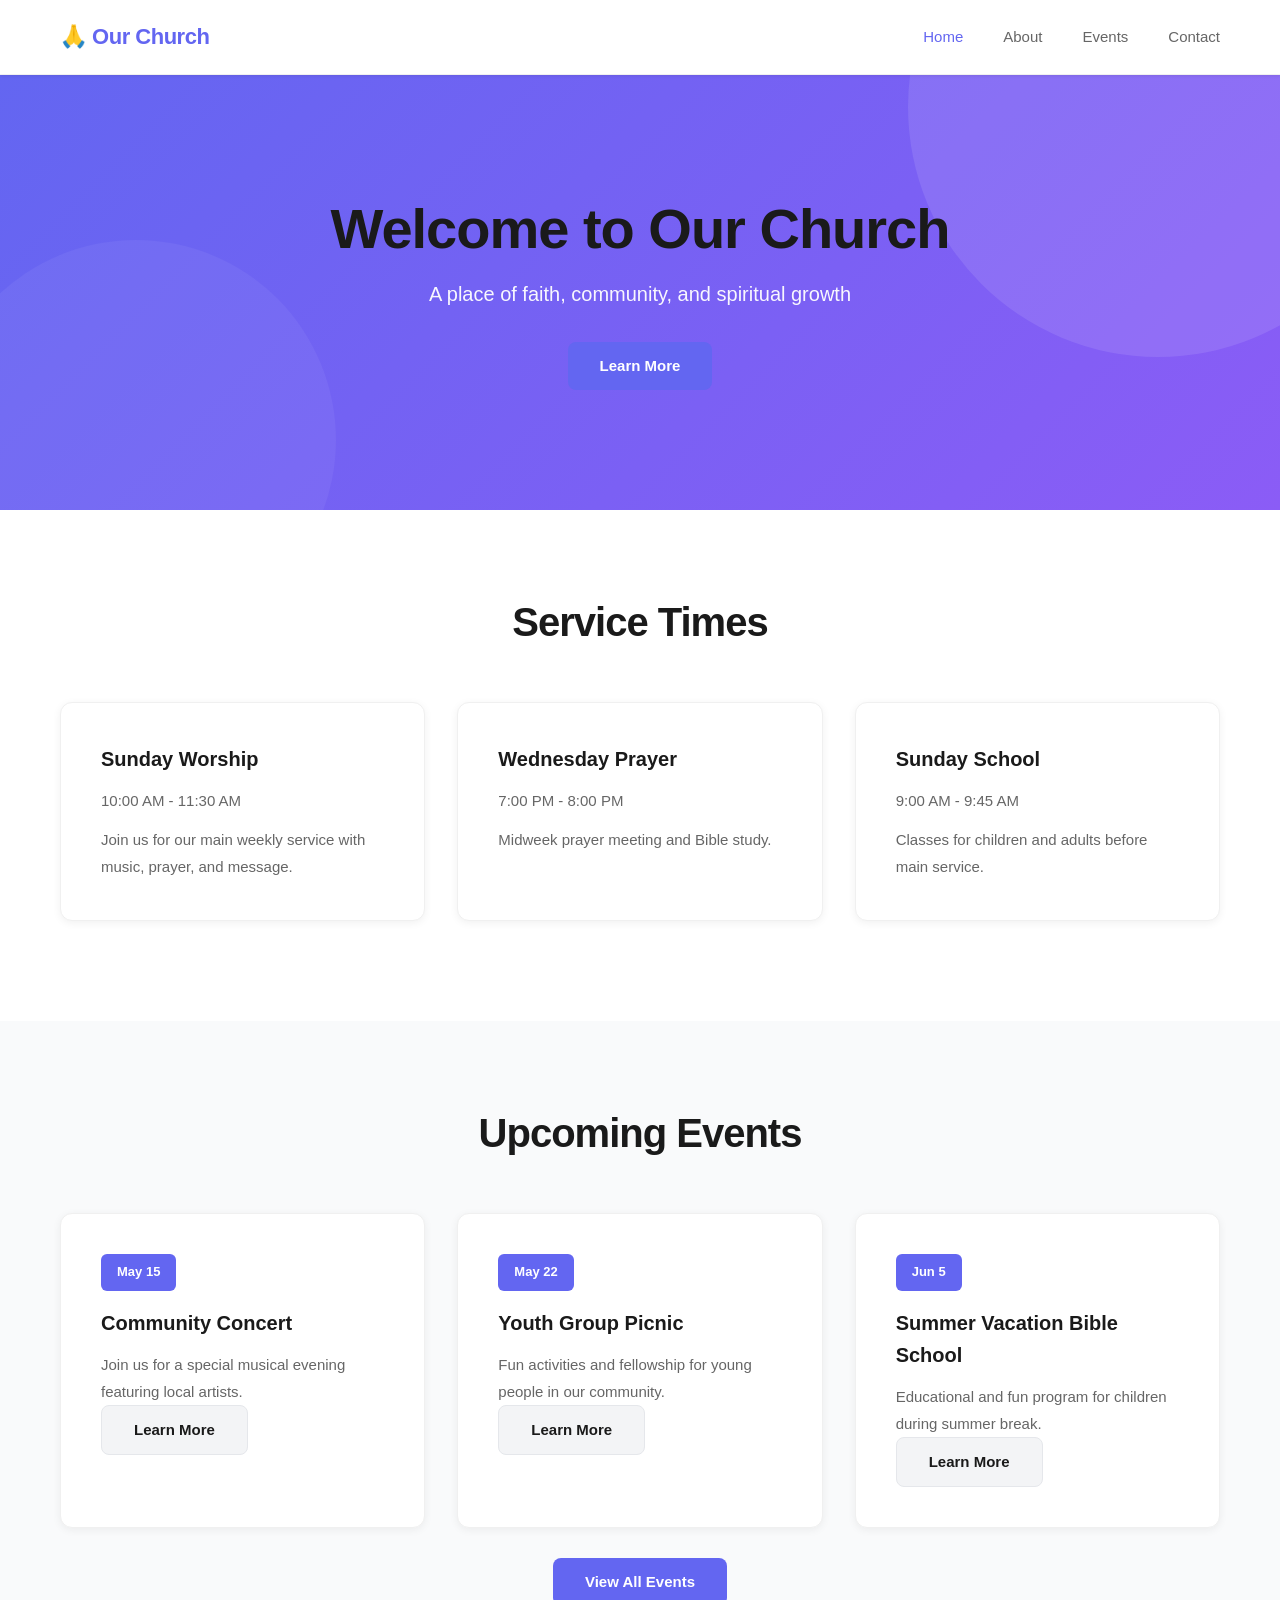
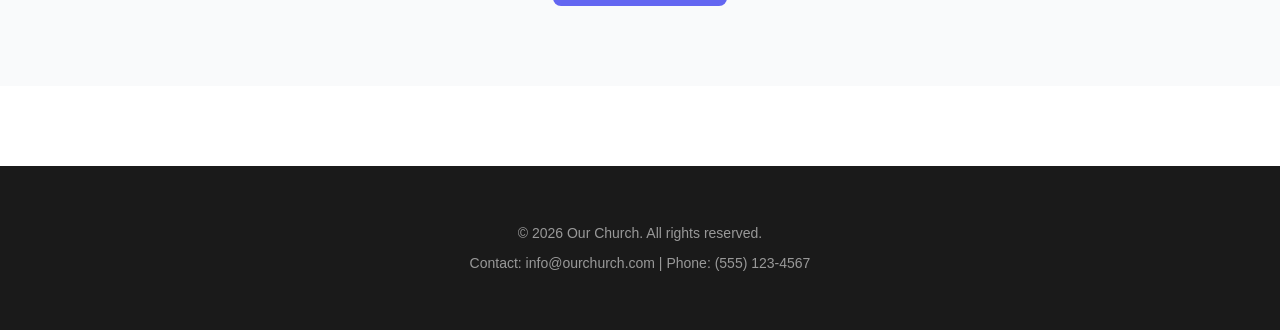
<file: index.html>
<!DOCTYPE html>
<html lang="en">
<head>
    <meta charset="UTF-8">
    <meta name="viewport" content="width=device-width, initial-scale=1.0">
    <title>Our Church - Welcome</title>
    <link rel="stylesheet" href="styles.css">
</head>
<body>
    <!-- Navigation Bar -->
    <nav class="navbar">
        <div class="container">
            <div class="nav-brand">🙏 Our Church</div>
            <ul class="nav-menu">
                <li><a href="index.html" class="active">Home</a></li>
                <li><a href="about.html">About</a></li>
                <li><a href="events.html">Events</a></li>
                <li><a href="contact.html">Contact</a></li>
            </ul>
        </div>
    </nav>

    <!-- Hero Section -->
    <header class="hero">
        <div class="hero-content">
            <h1>Welcome to Our Church</h1>
            <p>A place of faith, community, and spiritual growth</p>
            <a href="#about" class="btn btn-primary">Learn More</a>
        </div>
    </header>

    <!-- Service Times Section -->
    <section class="services" id="about">
        <div class="container">
            <h2>Service Times</h2>
            <div class="service-grid">
                <div class="service-card">
                    <h3>Sunday Worship</h3>
                    <p>10:00 AM - 11:30 AM</p>
                    <p class="description">Join us for our main weekly service with music, prayer, and message.</p>
                </div>
                <div class="service-card">
                    <h3>Wednesday Prayer</h3>
                    <p>7:00 PM - 8:00 PM</p>
                    <p class="description">Midweek prayer meeting and Bible study.</p>
                </div>
                <div class="service-card">
                    <h3>Sunday School</h3>
                    <p>9:00 AM - 9:45 AM</p>
                    <p class="description">Classes for children and adults before main service.</p>
                </div>
            </div>
        </div>
    </section>

    <!-- Upcoming Events Preview -->
    <section class="events-preview">
        <div class="container">
            <h2>Upcoming Events</h2>
            <div class="events-grid">
                <div class="event-card">
                    <div class="event-date">May 15</div>
                    <h3>Community Concert</h3>
                    <p>Join us for a special musical evening featuring local artists.</p>
                    <a href="events.html" class="btn btn-secondary">Learn More</a>
                </div>
                <div class="event-card">
                    <div class="event-date">May 22</div>
                    <h3>Youth Group Picnic</h3>
                    <p>Fun activities and fellowship for young people in our community.</p>
                    <a href="events.html" class="btn btn-secondary">Learn More</a>
                </div>
                <div class="event-card">
                    <div class="event-date">Jun 5</div>
                    <h3>Summer Vacation Bible School</h3>
                    <p>Educational and fun program for children during summer break.</p>
                    <a href="events.html" class="btn btn-secondary">Learn More</a>
                </div>
            </div>
            <div style="text-align: center; margin-top: 30px;">
                <a href="events.html" class="btn btn-primary">View All Events</a>
            </div>
        </div>
    </section>

    <!-- Footer -->
    <footer class="footer">
        <div class="container">
            <p>&copy; 2026 Our Church. All rights reserved.</p>
            <p>Contact: info@ourchurch.com | Phone: (555) 123-4567</p>
        </div>
    </footer>
</body>
</html>
</file>
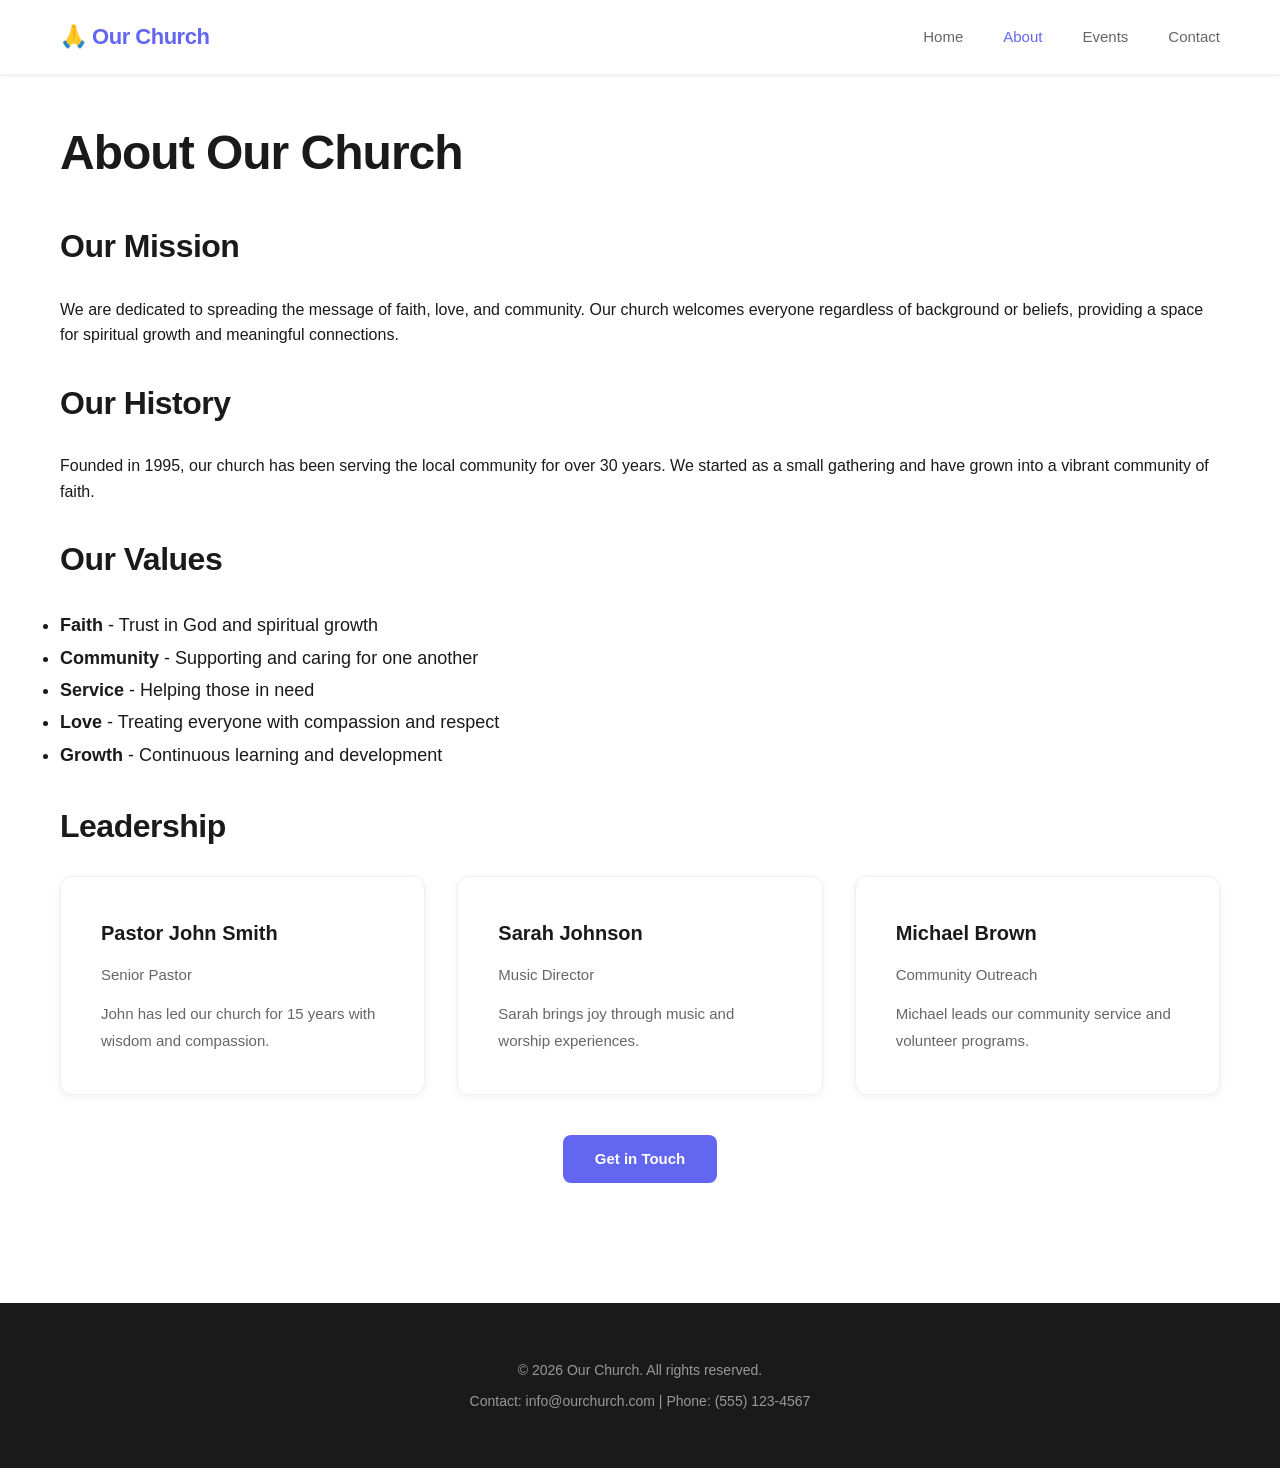
<file: about.html>
<!DOCTYPE html>
<html lang="en">
<head>
    <meta charset="UTF-8">
    <meta name="viewport" content="width=device-width, initial-scale=1.0">
    <title>About Us - Our Church</title>
    <link rel="stylesheet" href="styles.css">
</head>
<body>
    <!-- Navigation Bar -->
    <nav class="navbar">
        <div class="container">
            <div class="nav-brand">🙏 Our Church</div>
            <ul class="nav-menu">
                <li><a href="index.html">Home</a></li>
                <li><a href="about.html" class="active">About</a></li>
                <li><a href="events.html">Events</a></li>
                <li><a href="contact.html">Contact</a></li>
            </ul>
        </div>
    </nav>

    <!-- Main Content -->
    <main class="container" style="padding: 40px 20px;">
        <h1>About Our Church</h1>
        
        <section style="margin: 30px 0;">
            <h2>Our Mission</h2>
            <p>We are dedicated to spreading the message of faith, love, and community. Our church welcomes everyone regardless of background or beliefs, providing a space for spiritual growth and meaningful connections.</p>
        </section>

        <section style="margin: 30px 0;">
            <h2>Our History</h2>
            <p>Founded in 1995, our church has been serving the local community for over 30 years. We started as a small gathering and have grown into a vibrant community of faith.</p>
        </section>

        <section style="margin: 30px 0;">
            <h2>Our Values</h2>
            <ul style="font-size: 18px; line-height: 1.8;">
                <li><strong>Faith</strong> - Trust in God and spiritual growth</li>
                <li><strong>Community</strong> - Supporting and caring for one another</li>
                <li><strong>Service</strong> - Helping those in need</li>
                <li><strong>Love</strong> - Treating everyone with compassion and respect</li>
                <li><strong>Growth</strong> - Continuous learning and development</li>
            </ul>
        </section>

        <section style="margin: 30px 0;">
            <h2>Leadership</h2>
            <div class="service-grid">
                <div class="service-card">
                    <h3>Pastor John Smith</h3>
                    <p>Senior Pastor</p>
                    <p class="description">John has led our church for 15 years with wisdom and compassion.</p>
                </div>
                <div class="service-card">
                    <h3>Sarah Johnson</h3>
                    <p>Music Director</p>
                    <p class="description">Sarah brings joy through music and worship experiences.</p>
                </div>
                <div class="service-card">
                    <h3>Michael Brown</h3>
                    <p>Community Outreach</p>
                    <p class="description">Michael leads our community service and volunteer programs.</p>
                </div>
            </div>
        </section>

        <div style="text-align: center; margin-top: 40px;">
            <a href="contact.html" class="btn btn-primary">Get in Touch</a>
        </div>
    </main>

    <!-- Footer -->
    <footer class="footer">
        <div class="container">
            <p>&copy; 2026 Our Church. All rights reserved.</p>
            <p>Contact: info@ourchurch.com | Phone: (555) 123-4567</p>
        </div>
    </footer>
</body>
</html>
</file>
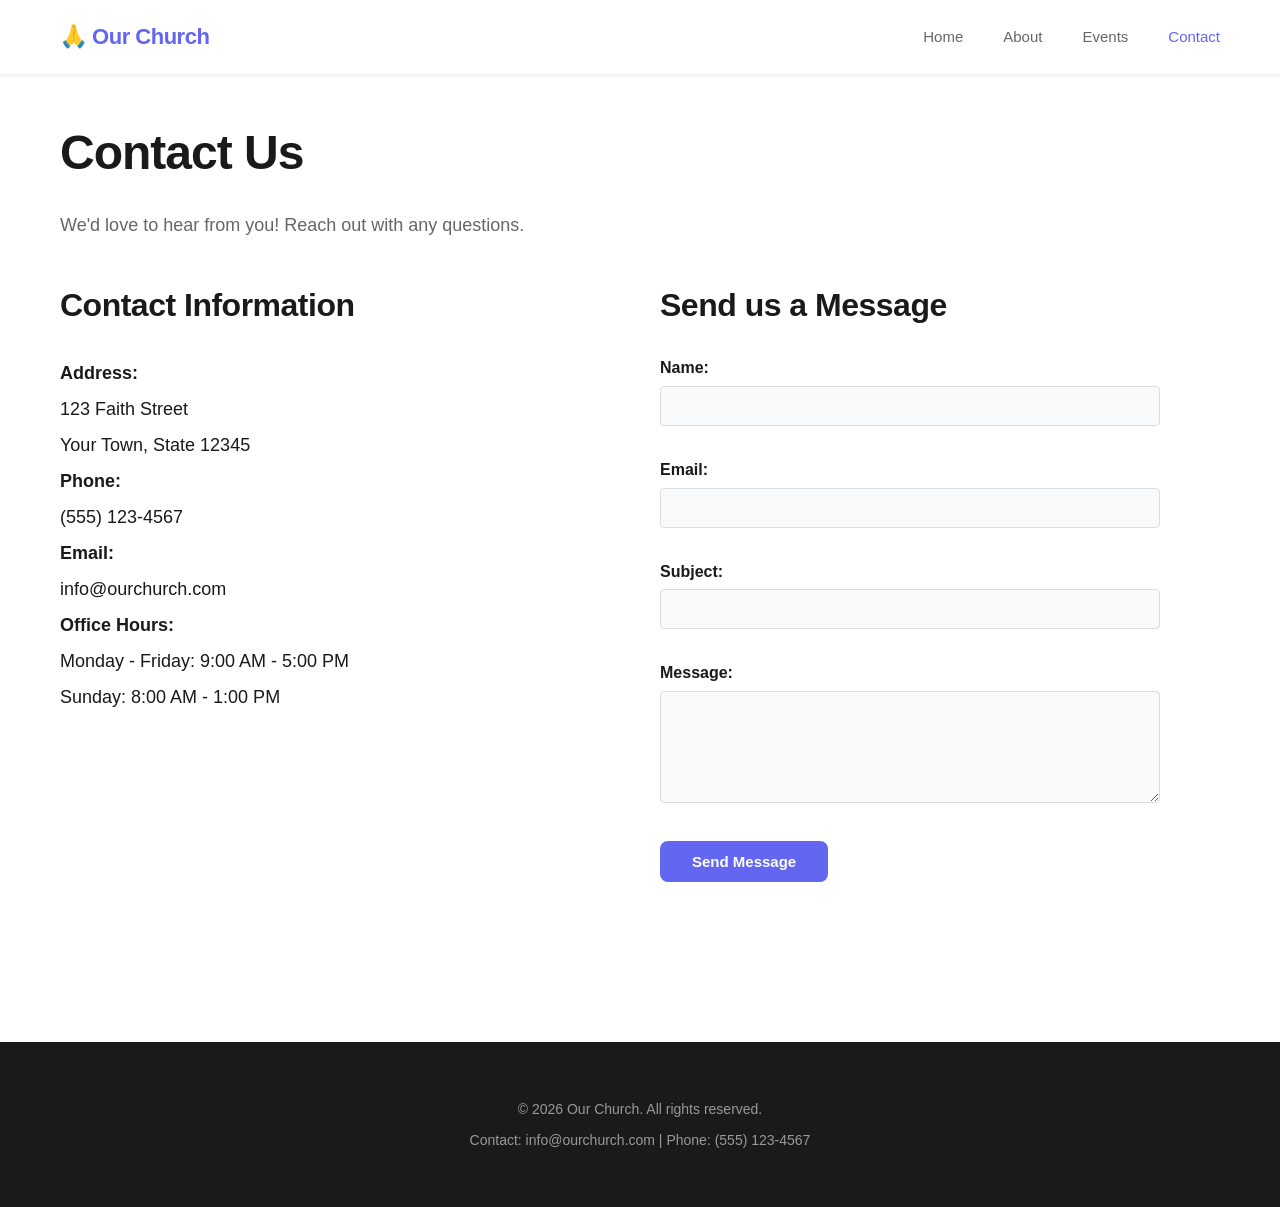
<file: contact.html>
<!DOCTYPE html>
<html lang="en">
<head>
    <meta charset="UTF-8">
    <meta name="viewport" content="width=device-width, initial-scale=1.0">
    <title>Contact Us - Our Church</title>
    <link rel="stylesheet" href="styles.css">
</head>
<body>
    <!-- Navigation Bar -->
    <nav class="navbar">
        <div class="container">
            <div class="nav-brand">🙏 Our Church</div>
            <ul class="nav-menu">
                <li><a href="index.html">Home</a></li>
                <li><a href="about.html">About</a></li>
                <li><a href="events.html">Events</a></li>
                <li><a href="contact.html" class="active">Contact</a></li>
            </ul>
        </div>
    </nav>

    <!-- Main Content -->
    <main class="container" style="padding: 40px 20px;">
        <h1>Contact Us</h1>
        <p style="font-size: 18px; color: #666; margin-bottom: 30px;">We'd love to hear from you! Reach out with any questions.</p>

        <div style="display: grid; grid-template-columns: 1fr 1fr; gap: 40px; margin: 40px 0;">
            <!-- Contact Information -->
            <div>
                <h2>Contact Information</h2>
                <div style="line-height: 2; font-size: 18px;">
                    <p>
                        <strong>Address:</strong><br>
                        123 Faith Street<br>
                        Your Town, State 12345
                    </p>
                    <p>
                        <strong>Phone:</strong><br>
                        (555) 123-4567
                    </p>
                    <p>
                        <strong>Email:</strong><br>
                        info@ourchurch.com
                    </p>
                    <p>
                        <strong>Office Hours:</strong><br>
                        Monday - Friday: 9:00 AM - 5:00 PM<br>
                        Sunday: 8:00 AM - 1:00 PM
                    </p>
                </div>
            </div>

            <!-- Contact Form -->
            <div>
                <h2>Send us a Message</h2>
                <form id="contactForm" onsubmit="handleSubmit(event)">
                    <div style="margin-bottom: 15px;">
                        <label for="name" style="display: block; margin-bottom: 5px; font-weight: bold;">Name:</label>
                        <input type="text" id="name" name="name" required style="width: 100%; padding: 10px; border: 1px solid #ddd; border-radius: 4px; font-size: 16px;">
                    </div>
                    <div style="margin-bottom: 15px;">
                        <label for="email" style="display: block; margin-bottom: 5px; font-weight: bold;">Email:</label>
                        <input type="email" id="email" name="email" required style="width: 100%; padding: 10px; border: 1px solid #ddd; border-radius: 4px; font-size: 16px;">
                    </div>
                    <div style="margin-bottom: 15px;">
                        <label for="subject" style="display: block; margin-bottom: 5px; font-weight: bold;">Subject:</label>
                        <input type="text" id="subject" name="subject" required style="width: 100%; padding: 10px; border: 1px solid #ddd; border-radius: 4px; font-size: 16px;">
                    </div>
                    <div style="margin-bottom: 15px;">
                        <label for="message" style="display: block; margin-bottom: 5px; font-weight: bold;">Message:</label>
                        <textarea id="message" name="message" rows="5" required style="width: 100%; padding: 10px; border: 1px solid #ddd; border-radius: 4px; font-size: 16px; font-family: Arial, sans-serif;"></textarea>
                    </div>
                    <button type="submit" class="btn btn-primary">Send Message</button>
                </form>
            </div>
        </div>
    </main>

    <!-- Footer -->
    <footer class="footer">
        <div class="container">
            <p>&copy; 2026 Our Church. All rights reserved.</p>
            <p>Contact: info@ourchurch.com | Phone: (555) 123-4567</p>
        </div>
    </footer>

    <script>
        function handleSubmit(event) {
            event.preventDefault();
            const name = document.getElementById('name').value;
            const email = document.getElementById('email').value;
            alert(`Thank you, ${name}! We received your message and will get back to you soon at ${email}.`);
            document.getElementById('contactForm').reset();
        }
    </script>
</body>
</html>
</file>
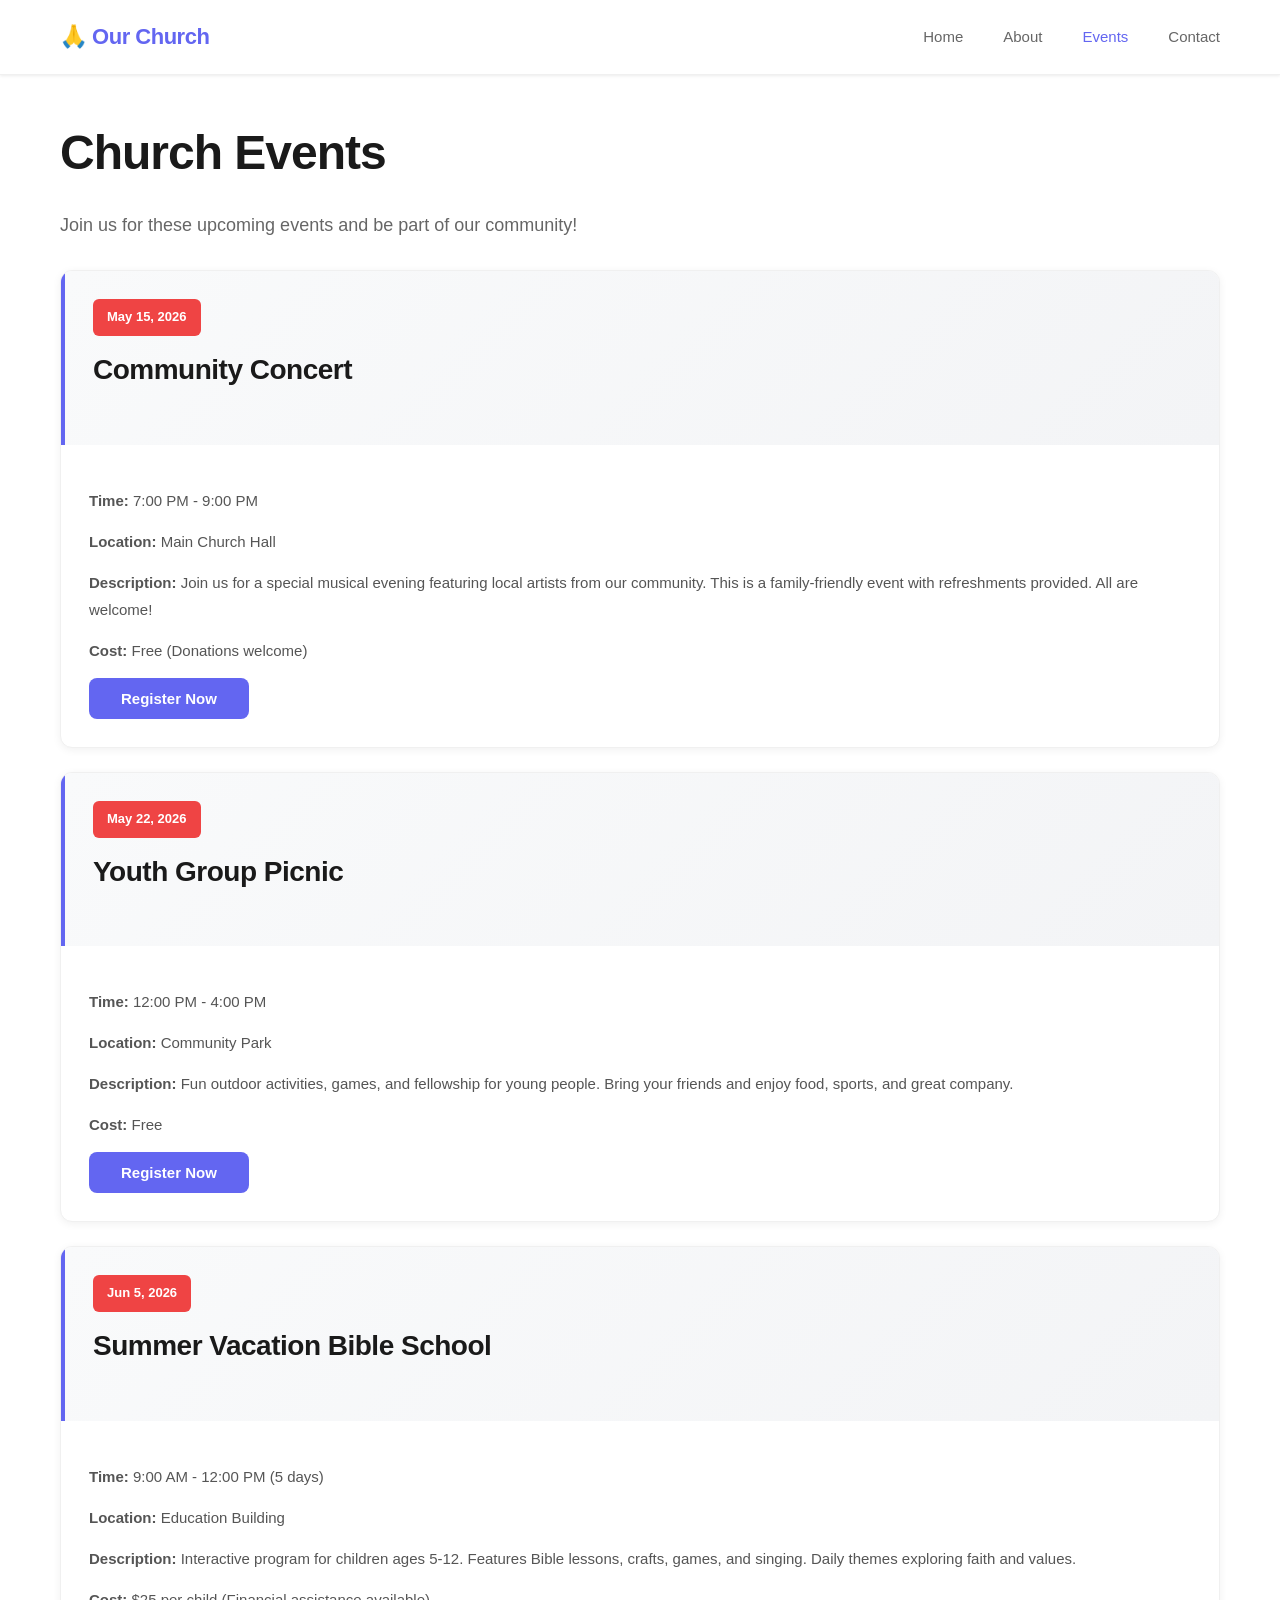
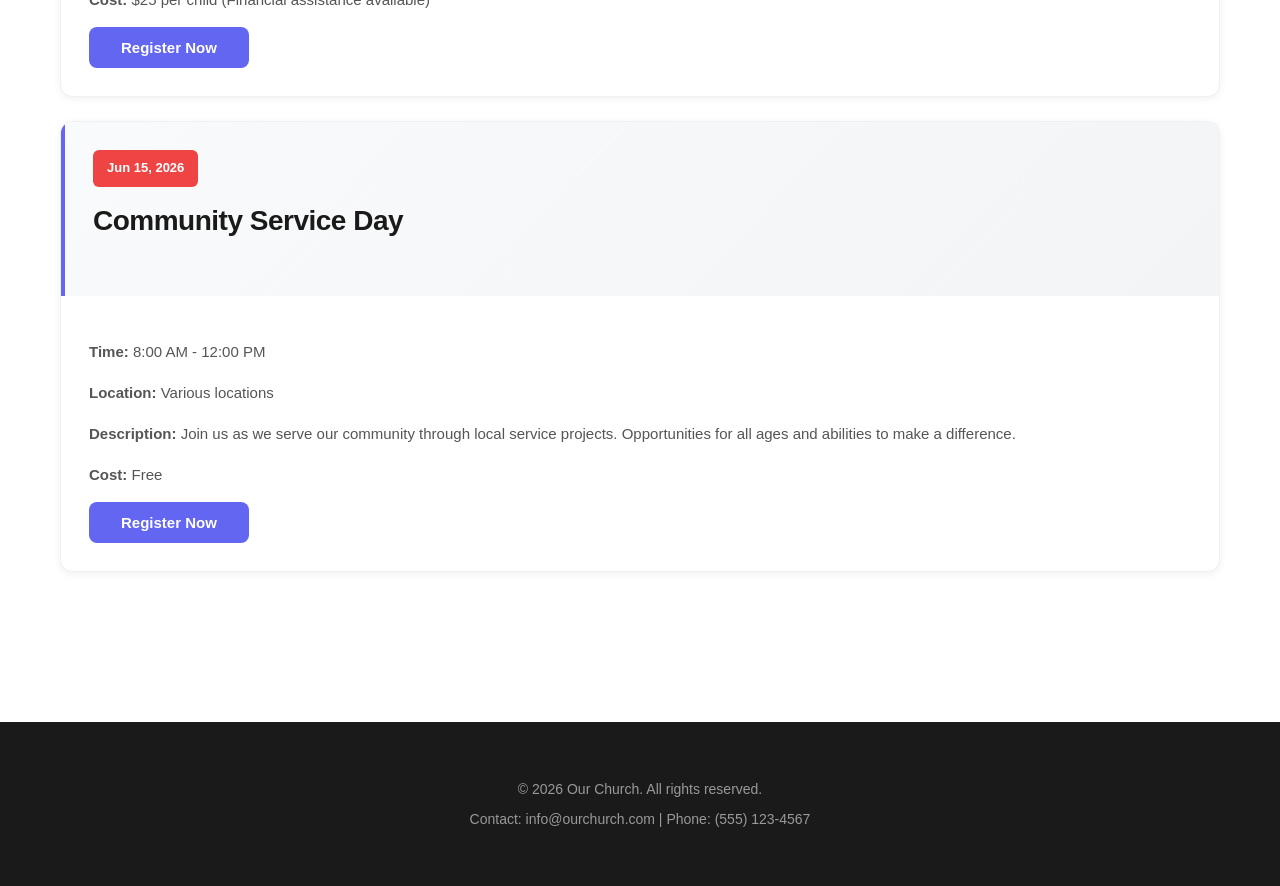
<file: events.html>
<!DOCTYPE html>
<html lang="en">
<head>
    <meta charset="UTF-8">
    <meta name="viewport" content="width=device-width, initial-scale=1.0">
    <title>Events - Our Church</title>
    <link rel="stylesheet" href="styles.css">
</head>
<body>
    <!-- Navigation Bar -->
    <nav class="navbar">
        <div class="container">
            <div class="nav-brand">🙏 Our Church</div>
            <ul class="nav-menu">
                <li><a href="index.html">Home</a></li>
                <li><a href="about.html">About</a></li>
                <li><a href="events.html" class="active">Events</a></li>
                <li><a href="contact.html">Contact</a></li>
            </ul>
        </div>
    </nav>

    <!-- Main Content -->
    <main class="container" style="padding: 40px 20px;">
        <h1>Church Events</h1>
        <p style="font-size: 18px; color: #666; margin-bottom: 30px;">Join us for these upcoming events and be part of our community!</p>

        <!-- Event Listing -->
        <div class="events-list">
            <div class="event-detail">
                <div class="event-header">
                    <span class="event-date-badge">May 15, 2026</span>
                    <h2>Community Concert</h2>
                </div>
                <div class="event-body">
                    <p><strong>Time:</strong> 7:00 PM - 9:00 PM</p>
                    <p><strong>Location:</strong> Main Church Hall</p>
                    <p><strong>Description:</strong> Join us for a special musical evening featuring local artists from our community. This is a family-friendly event with refreshments provided. All are welcome!</p>
                    <p><strong>Cost:</strong> Free (Donations welcome)</p>
                    <button class="btn btn-primary" onclick="registerEvent('Community Concert')">Register Now</button>
                </div>
            </div>

            <div class="event-detail">
                <div class="event-header">
                    <span class="event-date-badge">May 22, 2026</span>
                    <h2>Youth Group Picnic</h2>
                </div>
                <div class="event-body">
                    <p><strong>Time:</strong> 12:00 PM - 4:00 PM</p>
                    <p><strong>Location:</strong> Community Park</p>
                    <p><strong>Description:</strong> Fun outdoor activities, games, and fellowship for young people. Bring your friends and enjoy food, sports, and great company.</p>
                    <p><strong>Cost:</strong> Free</p>
                    <button class="btn btn-primary" onclick="registerEvent('Youth Group Picnic')">Register Now</button>
                </div>
            </div>

            <div class="event-detail">
                <div class="event-header">
                    <span class="event-date-badge">Jun 5, 2026</span>
                    <h2>Summer Vacation Bible School</h2>
                </div>
                <div class="event-body">
                    <p><strong>Time:</strong> 9:00 AM - 12:00 PM (5 days)</p>
                    <p><strong>Location:</strong> Education Building</p>
                    <p><strong>Description:</strong> Interactive program for children ages 5-12. Features Bible lessons, crafts, games, and singing. Daily themes exploring faith and values.</p>
                    <p><strong>Cost:</strong> $25 per child (Financial assistance available)</p>
                    <button class="btn btn-primary" onclick="registerEvent('Summer VBS')">Register Now</button>
                </div>
            </div>

            <div class="event-detail">
                <div class="event-header">
                    <span class="event-date-badge">Jun 15, 2026</span>
                    <h2>Community Service Day</h2>
                </div>
                <div class="event-body">
                    <p><strong>Time:</strong> 8:00 AM - 12:00 PM</p>
                    <p><strong>Location:</strong> Various locations</p>
                    <p><strong>Description:</strong> Join us as we serve our community through local service projects. Opportunities for all ages and abilities to make a difference.</p>
                    <p><strong>Cost:</strong> Free</p>
                    <button class="btn btn-primary" onclick="registerEvent('Service Day')">Register Now</button>
                </div>
            </div>
        </div>
    </main>

    <!-- Footer -->
    <footer class="footer">
        <div class="container">
            <p>&copy; 2026 Our Church. All rights reserved.</p>
            <p>Contact: info@ourchurch.com | Phone: (555) 123-4567</p>
        </div>
    </footer>

    <script>
        function registerEvent(eventName) {
            alert(`Thank you for registering for: ${eventName}\n\nWe'll send you confirmation details via email. Check your inbox!`);
        }
    </script>
</body>
</html>
</file>
<file: styles.css>
/* General Styles */
* {
    margin: 0;
    padding: 0;
    box-sizing: border-box;
}

body {
    font-family: 'Inter', -apple-system, BlinkMacSystemFont, 'Segoe UI', sans-serif;
    line-height: 1.6;
    color: #1a1a1a;
    background-color: #ffffff;
}

.container {
    max-width: 1200px;
    margin: 0 auto;
    padding: 0 20px;
}

/* Navigation */
.navbar {
    background: #ffffff;
    color: #1a1a1a;
    padding: 1.2rem 0;
    position: sticky;
    top: 0;
    z-index: 1000;
    box-shadow: 0 1px 3px rgba(0, 0, 0, 0.08);
    border-bottom: 1px solid #f0f0f0;
}

.navbar .container {
    display: flex;
    justify-content: space-between;
    align-items: center;
}

.nav-brand {
    font-size: 22px;
    font-weight: 700;
    color: #6366f1;
    letter-spacing: -0.5px;
}

.nav-menu {
    display: flex;
    list-style: none;
    gap: 40px;
}

.nav-menu a {
    color: #666;
    text-decoration: none;
    transition: all 0.3s ease;
    font-weight: 500;
    font-size: 15px;
}

.nav-menu a:hover,
.nav-menu a.active {
    color: #6366f1;
}

/* Hero Section */
.hero {
    background: linear-gradient(135deg, #6366f1 0%, #8b5cf6 100%);
    color: white;
    padding: 120px 20px;
    text-align: center;
    margin-bottom: 0;
    position: relative;
    overflow: hidden;
}

.hero::before {
    content: '';
    position: absolute;
    top: -50%;
    right: -10%;
    width: 500px;
    height: 500px;
    background: rgba(255, 255, 255, 0.1);
    border-radius: 50%;
    z-index: 0;
}

.hero::after {
    content: '';
    position: absolute;
    bottom: -30%;
    left: -5%;
    width: 400px;
    height: 400px;
    background: rgba(255, 255, 255, 0.05);
    border-radius: 50%;
    z-index: 0;
}

.hero-content {
    position: relative;
    z-index: 1;
}

.hero-content h1 {
    font-size: 56px;
    margin-bottom: 16px;
    font-weight: 800;
    line-height: 1.2;
    letter-spacing: -1px;
}

.hero-content p {
    font-size: 20px;
    margin-bottom: 32px;
    opacity: 0.95;
    font-weight: 400;
}

/* Buttons */
.btn {
    display: inline-block;
    padding: 12px 32px;
    border: none;
    border-radius: 8px;
    cursor: pointer;
    font-size: 15px;
    font-weight: 600;
    text-decoration: none;
    transition: all 0.3s ease;
}

.btn-primary {
    background-color: #6366f1;
    color: white;
}

.btn-primary:hover {
    background-color: #4f46e5;
    transform: translateY(-2px);
    box-shadow: 0 8px 16px rgba(99, 102, 241, 0.3);
}

.btn-secondary {
    background-color: #f3f4f6;
    color: #1a1a1a;
    border: 1px solid #e5e7eb;
}

.btn-secondary:hover {
    background-color: #e5e7eb;
    transform: translateY(-2px);
}

/* Sections */
.services,
.events-preview {
    padding: 80px 20px;
    margin: 0;
}

.services {
    background-color: #ffffff;
}

.events-preview {
    background-color: #f9fafb;
}

.services h2,
.events-preview h2 {
    text-align: center;
    font-size: 40px;
    margin-bottom: 48px;
    color: #1a1a1a;
    font-weight: 800;
    letter-spacing: -1px;
}

/* Grids */
.service-grid,
.events-grid {
    display: grid;
    grid-template-columns: repeat(auto-fit, minmax(320px, 1fr));
    gap: 32px;
    margin-bottom: 20px;
}

.service-card,
.event-card {
    background: white;
    padding: 40px;
    border-radius: 12px;
    box-shadow: 0 2px 8px rgba(0, 0, 0, 0.06);
    transition: all 0.3s ease;
    border: 1px solid #f0f0f0;
}

.service-card:hover,
.event-card:hover {
    transform: translateY(-8px);
    box-shadow: 0 12px 24px rgba(0, 0, 0, 0.12);
    border-color: #e5e7eb;
}

.service-card h3,
.event-card h3 {
    color: #1a1a1a;
    margin-bottom: 12px;
    font-size: 20px;
    font-weight: 700;
}

.service-card p,
.event-card p {
    color: #666;
    line-height: 1.8;
    font-size: 15px;
}

.description {
    color: #999;
    font-size: 14px;
    margin-top: 12px;
}

.event-date {
    background-color: #6366f1;
    color: white;
    padding: 8px 16px;
    border-radius: 6px;
    font-weight: 700;
    display: inline-block;
    margin-bottom: 16px;
    font-size: 13px;
}

/* Events List */
.events-list {
    margin: 30px 0;
}

.event-detail {
    background: white;
    margin-bottom: 24px;
    border-radius: 12px;
    box-shadow: 0 2px 8px rgba(0, 0, 0, 0.06);
    overflow: hidden;
    border: 1px solid #f0f0f0;
    transition: all 0.3s ease;
}

.event-detail:hover {
    box-shadow: 0 12px 24px rgba(0, 0, 0, 0.1);
}

.event-header {
    background: linear-gradient(135deg, #f9fafb 0%, #f3f4f6 100%);
    padding: 28px;
    border-left: 4px solid #6366f1;
}

.event-header h2 {
    margin-top: 12px;
    color: #1a1a1a;
    font-size: 28px;
    font-weight: 700;
}

.event-date-badge {
    display: inline-block;
    background-color: #ef4444;
    color: white;
    padding: 8px 14px;
    border-radius: 6px;
    font-weight: 700;
    font-size: 13px;
}

.event-body {
    padding: 28px;
}

.event-body p {
    margin: 14px 0;
    color: #555;
    line-height: 1.8;
    font-size: 15px;
}

/* Footer */
.footer {
    background: #1a1a1a;
    color: white;
    padding: 48px 20px;
    text-align: center;
    margin-top: 80px;
}

.footer p {
    margin: 8px 0;
    font-size: 14px;
    color: #999;
}

/* Headings */
h1 {
    color: #1a1a1a;
    margin-bottom: 20px;
    font-size: 48px;
    font-weight: 800;
    letter-spacing: -1px;
}

h2 {
    color: #1a1a1a;
    margin-bottom: 24px;
    font-size: 32px;
    font-weight: 800;
    letter-spacing: -0.5px;
}

h3 {
    color: #1a1a1a;
    font-size: 18px;
    font-weight: 700;
}

/* Forms */
form {
    max-width: 500px;
}

input[type="text"],
input[type="email"],
textarea {
    width: 100%;
    padding: 12px 16px;
    margin-bottom: 16px;
    border: 1px solid #e5e7eb;
    border-radius: 8px;
    font-size: 15px;
    font-family: inherit;
    background-color: #f9fafb;
    transition: all 0.3s ease;
}

input[type="text"]:focus,
input[type="email"]:focus,
textarea:focus {
    outline: none;
    border-color: #6366f1;
    background-color: #ffffff;
    box-shadow: 0 0 0 3px rgba(99, 102, 241, 0.1);
}

/* Responsive */
@media (max-width: 768px) {
    .nav-menu {
        gap: 20px;
        font-size: 14px;
    }

    .hero {
        padding: 80px 20px;
    }

    .hero-content h1 {
        font-size: 36px;
    }

    .hero-content p {
        font-size: 16px;
    }

    .service-grid,
    .events-grid {
        grid-template-columns: 1fr;
    }

    .services h2,
    .events-preview h2 {
        font-size: 28px;
    }

    h1 {
        font-size: 32px;
    }

    h2 {
        font-size: 24px;
    }

    .services,
    .events-preview {
        padding: 60px 20px;
    }
}

@media (max-width: 480px) {
    .nav-menu {
        flex-direction: column;
        gap: 12px;
    }

    .hero-content h1 {
        font-size: 28px;
    }

    .hero {
        padding: 60px 20px;
    }

    .service-card,
    .event-card {
        padding: 24px;
    }

    .event-header {
        padding: 20px;
    }

    .event-body {
        padding: 20px;
    }
}
</file>
